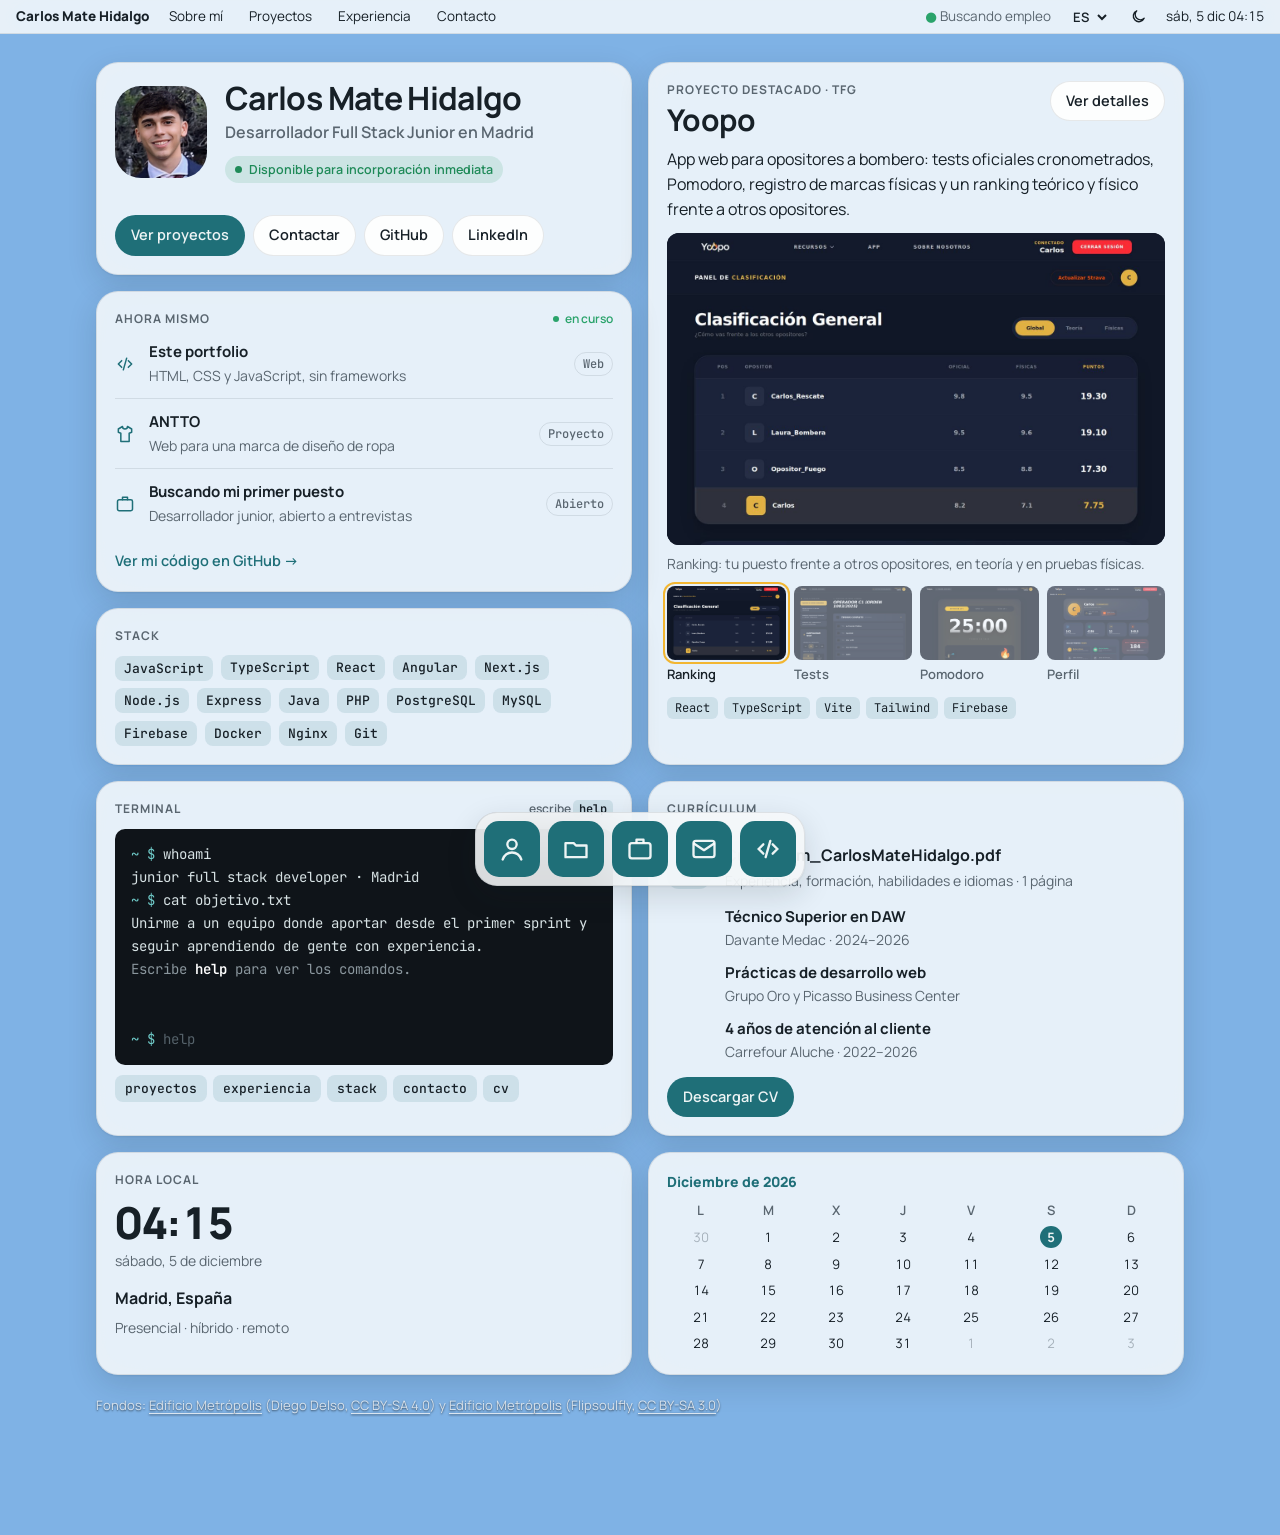
<file: index.html>
<!DOCTYPE html>
<html lang="es">
<head>
  <meta charset="UTF-8">
  <meta name="viewport" content="width=device-width, initial-scale=1.0, viewport-fit=cover">
  <meta name="description" id="meta-desc" content="Portfolio de Carlos Mate Hidalgo, desarrollador full stack junior en Madrid. Proyectos, experiencia y contacto.">
  <meta name="theme-color" id="meta-theme" content="#0b1220">
  <script>
    /* Aplica el tema guardado antes de pintar, para que no parpadee */
    try { if (sessionStorage.getItem('booted')) document.documentElement.classList.add('no-boot'); } catch (e) {}
    try { var th = localStorage.getItem('theme'); if (th === 'light' || th === 'dark') document.documentElement.dataset.theme = th; } catch (e) {}
  </script>
  <title>Carlos Mate Hidalgo · Desarrollador Full Stack Junior</title>
  <link rel="canonical" href="https://carlosmate.info/">
  <link rel="alternate" hreflang="es" href="https://carlosmate.info/">
  <link rel="alternate" hreflang="en" href="https://carlosmate.info/?lang=en">
  <link rel="alternate" hreflang="fr" href="https://carlosmate.info/?lang=fr">
  <link rel="alternate" hreflang="de" href="https://carlosmate.info/?lang=de">
  <link rel="alternate" hreflang="x-default" href="https://carlosmate.info/">
  <meta name="robots" content="index, follow, max-image-preview:large">
  <meta name="author" content="Carlos Mate Hidalgo">
  <meta name="keywords" content="Carlos Mate Hidalgo, desarrollador full stack junior, desarrollador web Madrid, junior developer Madrid, React, Node.js, portfolio">

  <!-- Vista previa al compartir (LinkedIn, WhatsApp, X…) -->
  <meta property="og:type" content="profile">
  <meta property="og:site_name" content="Carlos Mate Hidalgo">
  <meta property="og:title" content="Carlos Mate Hidalgo · Desarrollador Full Stack Junior">
  <meta property="og:description" content="Desarrollador full stack junior en Madrid. Proyectos, experiencia y contacto.">
  <meta property="og:url" content="https://carlosmate.info/">
  <meta property="og:image" content="https://carlosmate.info/img/og-card.jpg">
  <meta property="og:image:width" content="1200">
  <meta property="og:image:height" content="630">
  <meta property="og:image:alt" content="Carlos Mate Hidalgo, desarrollador full stack junior en Madrid">
  <meta property="og:locale" content="es_ES">
  <meta property="og:locale:alternate" content="en_GB">
  <meta property="og:locale:alternate" content="fr_FR">
  <meta property="og:locale:alternate" content="de_DE">
  <meta property="profile:first_name" content="Carlos">
  <meta property="profile:last_name" content="Mate Hidalgo">
  <meta name="twitter:card" content="summary_large_image">
  <meta name="twitter:title" content="Carlos Mate Hidalgo · Desarrollador Full Stack Junior">
  <meta name="twitter:description" content="Desarrollador full stack junior en Madrid. Proyectos, experiencia y contacto.">
  <meta name="twitter:image" content="https://carlosmate.info/img/og-card.jpg">

  <!-- Datos estructurados para Google -->
  <script type="application/ld+json">
{
  "@context": "https://schema.org",
  "@graph": [
    {
      "@type": "Person",
      "@id": "https://carlosmate.info/#carlos",
      "name": "Carlos Mate Hidalgo",
      "url": "https://carlosmate.info/",
      "image": "https://carlosmate.info/img/fotoportfolio.jpeg",
      "jobTitle": "Desarrollador Full Stack Junior",
      "description": "Desarrollador full stack junior en Madrid, Técnico Superior en Desarrollo de Aplicaciones Web.",
      "email": "mailto:carlos@carlosmate.info",
      "address": {
        "@type": "PostalAddress",
        "addressLocality": "Madrid",
        "addressCountry": "ES"
      },
      "alumniOf": {
        "@type": "EducationalOrganization",
        "name": "Davante Medac"
      },
      "hasCredential": {
        "@type": "EducationalOccupationalCredential",
        "name": "Técnico Superior en Desarrollo de Aplicaciones Web",
        "credentialCategory": "degree"
      },
      "knowsAbout": [
        "JavaScript",
        "TypeScript",
        "React",
        "Angular",
        "Next.js",
        "Node.js",
        "Express",
        "Java",
        "PHP",
        "PostgreSQL",
        "MySQL",
        "Firebase",
        "Tailwind CSS",
        "HTML",
        "CSS",
        "Docker",
        "Nginx",
        "Apache",
        "Git"
      ],
      "knowsLanguage": [
        {
          "@type": "Language",
          "name": "Español",
          "alternateName": "es"
        },
        {
          "@type": "Language",
          "name": "Inglés (B1)",
          "alternateName": "en"
        }
      ],
      "sameAs": [
        "https://github.com/Cmh003",
        "https://www.linkedin.com/in/carlos-mate-hidalgo-68b139395"
      ]
    },
    {
      "@type": "WebSite",
      "@id": "https://carlosmate.info/#web",
      "url": "https://carlosmate.info/",
      "name": "Carlos Mate Hidalgo · Portfolio",
      "inLanguage": [
        "es",
        "en",
        "fr",
        "de"
      ],
      "author": {
        "@id": "https://carlosmate.info/#carlos"
      }
    },
    {
      "@type": "ProfilePage",
      "url": "https://carlosmate.info/",
      "name": "Carlos Mate Hidalgo · Desarrollador Full Stack Junior",
      "mainEntity": {
        "@id": "https://carlosmate.info/#carlos"
      },
      "isPartOf": {
        "@id": "https://carlosmate.info/#web"
      }
    },
    {
      "@type": "SoftwareApplication",
      "name": "Yoopo",
      "applicationCategory": "EducationalApplication",
      "operatingSystem": "Web",
      "description": "App web para opositores a bombero: tests oficiales cronometrados, Pomodoro, registro de marcas físicas y ranking entre opositores.",
      "author": {
        "@id": "https://carlosmate.info/#carlos"
      },
      "image": "https://carlosmate.info/img/yoopo-ranking.jpg"
    }
  ]
}
  </script>
  <link rel="icon" href="/favicon.ico" sizes="any">
  <link rel="icon" href="/favicon.svg" type="image/svg+xml">
  <link rel="icon" href="/favicon-192.png" type="image/png" sizes="192x192">
  <link rel="icon" href="/favicon-96.png" type="image/png" sizes="96x96">
  <link rel="icon" href="/favicon-48.png" type="image/png" sizes="48x48">
  <link rel="icon" href="/favicon-32.png" type="image/png" sizes="32x32">
  <link rel="apple-touch-icon" href="/apple-touch-icon.png">
  <link rel="preconnect" href="https://upload.wikimedia.org" crossorigin>
  <link rel="preconnect" href="https://fonts.googleapis.com">
  <link rel="preconnect" href="https://fonts.gstatic.com" crossorigin>
  <link rel="stylesheet" href="https://fonts.googleapis.com/css2?family=Manrope:wght@400;500;600;700;800&family=JetBrains+Mono:wght@400;500&display=swap">
  <link rel="stylesheet" href="styles.css?v=20261028a">
</head>
<body>

<!-- Pantalla de carga -->
<div class="boot" id="boot" aria-hidden="true">
  <div class="boot-logo">
    <img src="img/boot-logo.png" alt="" width="128" height="128">
    <span class="boot-cursor"></span>
  </div>
  <div class="boot-bar"><span></span></div>
</div>

<header class="menubar">
  <span class="brand">Carlos Mate Hidalgo</span>
  <button class="item" type="button" data-open="sobre" data-i18n="nav.sobre">Sobre mí</button>
  <button class="item" type="button" data-open="proyectos" data-i18n="nav.proyectos">Proyectos</button>
  <button class="item" type="button" data-open="experiencia" data-i18n="nav.experiencia">Experiencia</button>
  <button class="item" type="button" data-open="contacto" data-i18n="nav.contacto">Contacto</button>
  <span class="spacer"></span>
  <span class="status"><b>●</b> <span data-i18n="status">Buscando empleo</span></span>
  <label class="lang">
    <span class="sr-only" data-i18n="lang.label">Idioma</span>
    <select id="lang-select">
      <option value="es">ES</option>
      <option value="en">EN</option>
      <option value="fr">FR</option>
      <option value="de">DE</option>
    </select>
  </label>
  <button class="theme-btn" id="theme-btn" type="button" aria-label="Cambiar a modo oscuro">
    <svg class="i-moon" viewBox="0 0 24 24" aria-hidden="true"><path d="M20 14.5A8 8 0 1 1 9.5 4a6.5 6.5 0 0 0 10.5 10.5z"/></svg>
    <svg class="i-sun" viewBox="0 0 24 24" aria-hidden="true"><circle cx="12" cy="12" r="4"/><path d="M12 2v2M12 20v2M4.9 4.9l1.4 1.4M17.7 17.7l1.4 1.4M2 12h2M20 12h2M4.9 19.1l1.4-1.4M17.7 6.3l1.4-1.4"/></svg>
  </button>
  <span class="clock" id="menu-clock"></span>
</header>

<main class="desktop">

  <div class="widgets">
    <section class="w span2 profile" aria-label="Presentación" data-i18n-attr="aria-label:profile.aria">
      <img class="avatar" src="img/fotoportfolio.jpeg" alt="Foto de Carlos Mate Hidalgo" data-i18n-attr="alt:avatar.alt" width="92" height="92" fetchpriority="high">
      <div>
        <h1>Carlos Mate Hidalgo</h1>
        <p class="role" data-i18n="role">Desarrollador Full Stack Junior en Madrid</p>
        <span class="chip" data-i18n="chip">Disponible para incorporación inmediata</span>
      </div>
      <div class="profile-actions">
        <button class="pill primary" type="button" data-open="proyectos" data-i18n="btn.projects">Ver proyectos</button>
        <button class="pill" type="button" data-open="contacto" data-i18n="btn.contact">Contactar</button>
        <a class="pill" href="https://github.com/Cmh003">GitHub</a>
        <a class="pill" href="https://www.linkedin.com/in/carlos-mate-hidalgo-68b139395">LinkedIn</a>
      </div>
    </section>

    <section class="w span2 yoopo" aria-labelledby="yoopo-title">
      <div class="yoopo-head">
        <div>
          <p class="w-title" data-i18n="yoopo.label">Proyecto destacado · TFG</p>
          <h2 id="yoopo-title">Yoopo</h2>
        </div>
        <button class="pill" type="button" data-open="proyectos" data-i18n="yoopo.details">Ver detalles</button>
      </div>
      <p class="yoopo-desc" data-i18n="yoopo.desc">App web para opositores a bombero: tests oficiales cronometrados, Pomodoro, registro de marcas físicas y un ranking teórico y físico frente a otros opositores.</p>
      <figure class="shot">
        <img id="yoopo-main" data-k="ranking" decoding="async" src="img/yoopo-ranking.jpg" alt="Pantalla de ranking de Yoopo con la clasificación de opositores" width="1200" height="750">
        <figcaption id="yoopo-cap">Ranking: tu puesto frente a otros opositores, en teoría y en pruebas físicas.</figcaption>
      </figure>
      <div class="thumbs" role="group" aria-label="Pantallas de Yoopo" data-i18n-attr="aria-label:thumbs.aria">
        <button type="button" class="thumb is-on" aria-pressed="true" data-src="img/yoopo-ranking.jpg" data-k="ranking"><img src="img/yoopo-ranking.jpg" alt="" width="1200" height="750" loading="lazy"><span data-i18n="shot.ranking">Ranking</span></button>
        <button type="button" class="thumb" aria-pressed="false" data-src="img/yoopo-test.jpg" data-k="test"><img src="img/yoopo-test.jpg" alt="" width="1200" height="750" loading="lazy"><span data-i18n="shot.test">Tests</span></button>
        <button type="button" class="thumb" aria-pressed="false" data-src="img/yoopo-pomodoro.jpg" data-k="pomodoro"><img src="img/yoopo-pomodoro.jpg" alt="" width="1200" height="750" loading="lazy"><span data-i18n="shot.pomodoro">Pomodoro</span></button>
        <button type="button" class="thumb" aria-pressed="false" data-src="img/yoopo-perfil.jpg" data-k="perfil"><img src="img/yoopo-perfil.jpg" alt="" width="1200" height="750" loading="lazy"><span data-i18n="shot.perfil">Perfil</span></button>
      </div>
      <ul class="tags"><li>React</li><li>TypeScript</li><li>Vite</li><li>Tailwind</li><li>Firebase</li></ul>
    </section>

    <section class="w span2 now" aria-labelledby="now-title">
      <div class="w-title"><h2 id="now-title" class="w-h" data-i18n="now.title">Ahora mismo</h2><span class="now-live" data-i18n="now.live">en curso</span></div>
      <ul class="now-list">
        <li>
          <svg class="now-ico" viewBox="0 0 24 24" aria-hidden="true"><path d="m8 8-4 4 4 4M16 8l4 4-4 4M14 5l-4 14"/></svg>
          <div><b data-i18n="now.p1">Este portfolio</b><span data-i18n="now.p1s">HTML, CSS y JavaScript, sin frameworks</span></div>
          <em data-i18n="now.web">Web</em>
        </li>
        <li>
          <svg class="now-ico" viewBox="0 0 24 24" aria-hidden="true"><path d="M9 3 4 6v4l3 1v10h10V11l3-1V6l-5-3a3 3 0 0 1-6 0z"/></svg>
          <div><b>ANTTO</b><span data-i18n="now.p2s">Web para una marca de diseño de ropa</span></div>
          <em data-i18n="now.project">Proyecto</em>
        </li>
        <li>
          <svg class="now-ico" viewBox="0 0 24 24" aria-hidden="true"><rect x="3" y="7" width="18" height="13" rx="2"/><path d="M9 7V4h6v3"/></svg>
          <div><b data-i18n="now.p3">Buscando mi primer puesto</b><span data-i18n="now.p3s">Desarrollador junior, abierto a entrevistas</span></div>
          <em data-i18n="now.open">Abierto</em>
        </li>
      </ul>
      <a class="now-link" href="https://github.com/Cmh003" data-i18n="now.link">Ver mi código en GitHub →</a>
    </section>

    <section class="w span2 stackw" aria-labelledby="stack-title">
      <h2 id="stack-title" class="w-title w-h">Stack</h2>
      <ul>
        <li>JavaScript</li><li>TypeScript</li><li>React</li><li>Angular</li><li>Next.js</li>
        <li>Node.js</li><li>Express</li><li>Java</li><li>PHP</li><li>PostgreSQL</li>
        <li>MySQL</li><li>Firebase</li><li>Docker</li><li>Nginx</li><li>Git</li>
      </ul>
    </section>

    <section class="w span2 termw" aria-labelledby="term-title">
      <div class="w-title"><h2 id="term-title" class="w-h">Terminal</h2><span class="term-hint" data-i18n-html="term.hint">escribe <kbd>help</kbd></span></div>
      <div class="term" id="term">
        <div class="term-out" id="term-out" aria-live="polite"><div><span class="p">~ $</span> whoami</div><div>junior full stack developer · Madrid</div><div><span class="p">~ $</span> cat objetivo.txt</div><div>Unirme a un equipo donde aportar desde el primer sprint y seguir aprendiendo de gente con experiencia.</div><div class="c">Escribe <b>help</b> para ver los comandos.</div></div>
        <form class="term-line" id="term-form" autocomplete="off">
          <label for="term-in" class="p">~ $</label>
          <input id="term-in" name="comando" type="text" spellcheck="false" autocapitalize="off" autocomplete="off" aria-label="Escribe un comando" data-i18n-attr="aria-label:term.input" placeholder="help">
        </form>
      </div>
      <div class="term-chips" role="group" aria-label="Comandos rápidos" data-i18n-attr="aria-label:term.chips">
        <button type="button" data-cmd="proyectos">proyectos</button>
        <button type="button" data-cmd="experiencia">experiencia</button>
        <button type="button" data-cmd="stack">stack</button>
        <button type="button" data-cmd="contacto">contacto</button>
        <button type="button" data-cmd="cv">cv</button>
      </div>
    </section>

    <section class="w span2 cvw" aria-labelledby="cv-title">
      <h2 id="cv-title" class="w-title w-h" data-i18n="cv.title">Currículum</h2>
      <div class="cv-row">
        <svg class="cv-ico" viewBox="0 0 24 24" aria-hidden="true"><path d="M14 3H7a2 2 0 0 0-2 2v14a2 2 0 0 0 2 2h10a2 2 0 0 0 2-2V8z"/><path d="M14 3v5h5M9 13h6M9 17h6"/></svg>
        <div>
          <b>Curriculum_CarlosMateHidalgo.pdf</b>
          <span data-i18n="cv.sub">Experiencia, formación, habilidades e idiomas · 1 página</span>
        </div>
      </div>
      <ul class="cv-facts">
        <li><b data-i18n="cv.f1">Técnico Superior en DAW</b><span>Davante Medac · 2024–2026</span></li>
        <li><b data-i18n="cv.f2">Prácticas de desarrollo web</b><span data-i18n="cv.f2s">Grupo Oro y Picasso Business Center</span></li>
        <li><b data-i18n="cv.f3">4 años de atención al cliente</b><span>Carrefour Aluche · 2022–2026</span></li>
      </ul>
      <a class="pill primary cv-btn" href="cv/Curriculum_CarlosMateHidalgo.pdf" download data-i18n="cv.btn">Descargar CV</a>
    </section>

    <section class="w span2 clockw" aria-labelledby="clock-title">
      <h2 id="clock-title" class="w-title w-h" data-i18n="clock.title">Hora local</h2>
      <div class="big" id="w-clock">--:--</div>
      <div class="sub" id="w-date"></div>
      <div class="place" data-i18n="clock.place">Madrid, España</div>
      <div class="sub" data-i18n="clock.modes">Presencial · híbrido · remoto</div>
    </section>

    <section class="w span2 cal" aria-label="Calendario" data-i18n-attr="aria-label:cal.aria">
      <div class="month" id="cal-month"></div>
      <table><thead><tr id="cal-head"><th>L</th><th>M</th><th>X</th><th>J</th><th>V</th><th>S</th><th>D</th></tr></thead><tbody id="cal-body"></tbody></table>
    </section>
  </div>
</main>

<nav class="dock" aria-label="Aplicaciones" data-i18n-attr="aria-label:dock.aria">
  <button class="app a1" data-open="sobre" aria-label="Sobre mí" data-i18n-attr="aria-label:nav.sobre"><span class="tip" data-i18n="nav.sobre">Sobre mí</span>
    <svg viewBox="0 0 24 24" fill="none" stroke="currentColor" stroke-width="2" stroke-linecap="round"><circle cx="12" cy="8" r="4"/><path d="M4 21c1.5-4 4.5-6 8-6s6.5 2 8 6"/></svg></button>
  <button class="app a2" data-open="proyectos" aria-label="Proyectos" data-i18n-attr="aria-label:nav.proyectos"><span class="tip" data-i18n="nav.proyectos">Proyectos</span>
    <svg viewBox="0 0 24 24" fill="none" stroke="currentColor" stroke-width="2" stroke-linejoin="round"><path d="M3 7h7l2 2h9v10H3z"/></svg></button>
  <button class="app a3" data-open="experiencia" aria-label="Experiencia" data-i18n-attr="aria-label:nav.experiencia"><span class="tip" data-i18n="nav.experiencia">Experiencia</span>
    <svg viewBox="0 0 24 24" fill="none" stroke="currentColor" stroke-width="2" stroke-linejoin="round"><rect x="3" y="7" width="18" height="13" rx="2"/><path d="M9 7V4h6v3"/></svg></button>
  <button class="app a4" data-open="contacto" aria-label="Contacto" data-i18n-attr="aria-label:nav.contacto"><span class="tip" data-i18n="nav.contacto">Contacto</span>
    <svg viewBox="0 0 24 24" fill="none" stroke="currentColor" stroke-width="2" stroke-linejoin="round"><rect x="3" y="5" width="18" height="14" rx="2"/><path d="m3 7 9 6 9-6"/></svg></button>
  <a class="app a5" href="https://github.com/Cmh003" aria-label="GitHub"><span class="tip">GitHub</span>
    <svg viewBox="0 0 24 24" fill="none" stroke="currentColor" stroke-width="2" stroke-linecap="round"><path d="m8 8-4 4 4 4M16 8l4 4-4 4M14 5l-4 14"/></svg></a>
</nav>

<!-- Contenido de las ventanas: edita aquí tus datos -->
<template id="tpl-sobre">
  <h2>Sobre mí</h2>
  <p>Soy desarrollador full stack junior. Me gusta entender cómo funcionan las cosas por dentro, así que suelo leer la documentación antes que el tutorial. Disfruto especialmente del backend y del diseño de bases de datos.</p>
  <p>Aprendo rápido, pregunto cuando me atasco y me tomo en serio escribir código que otra persona pueda leer y mantener.</p>
  <ul class="facts">
    <li><span>Ubicación</span>Madrid</li>
    <li><span>Modalidad</span>Presencial, híbrido o remoto</li>
    <li><span>Disponibilidad</span>Inmediata</li>
    <li><span>Idiomas</span>Español nativo, inglés B1</li>
  </ul>
</template>

<template id="tpl-proyectos">
<h2>Proyectos</h2>
<article class="proj">
  <span class="kind">TFG · app para opositores</span>
  <h3>Yoopo</h3>
  <img class="proj-shot" src="img/yoopo-test.jpg" alt="Configuración de un test oficial en Yoopo" width="1200" height="750" loading="lazy">
  <p>App para opositores a bombero que reúne en un solo sitio la preparación teórica, la física y la motivación del día a día.</p>
  <ul class="feats">
    <li>Apuntes oficiales con cronómetro que registra el tiempo real de estudio.</li>
    <li>Tests oficiales con cronómetro que registra el tiempo real de estudio, más un modo examen que simula la prueba.</li>
    <li>Temporizador Pomodoro integrado para organizar las sesiones de estudio.</li>
    <li>Registro de marcas físicas y seguimiento del entrenamiento al estilo de Strava.</li>
    <li>Ranking de resultados teóricos y físicos para que cada opositor conozca su puesto frente al resto.</li>
    <li>Red social para opositores que fomenta la motivación y la disciplina.</li>
  </ul>
  <ul class="tags"><li>React</li><li>TypeScript</li><li>Vite</li><li>Tailwind</li><li>Firebase</li></ul>
</article>
</template>

  <template id="tpl-experiencia">
  <h2>Experiencia</h2>
  <ol class="tl">
    <li>
      <span class="when">2026 – Actualidad</span>
      <div>
        <h3>Prácticas · Picasso Business Center</h3>
        <p>Gestión de entornos web y despliegue de servicios con Apache, Nginx y Docker, asegurando la estabilidad y escalabilidad de las aplicaciones en un entorno de producción real.</p>
        <ul class="tags"><li>Docker</li><li>Nginx</li><li>Apache</li><li>Despliegue</li></ul>
      </div>
    </li>
    <li>
      <span class="when">2025</span>
      <div>
        <h3>Prácticas · Grupo Oro</h3>
        <p>Primera experiencia profesional como desarrollador. Desarrollo de soluciones web con HTML5, CSS3 y JavaScript, aplicando conocimientos técnicos en un entorno real para optimizar procesos y mejorar la interfaz de usuario.</p>
        <ul class="tags"><li>HTML5</li><li>CSS3</li><li>JavaScript</li></ul>
      </div>
    </li>
    <li>
      <span class="when">2022 – Actualidad</span>
      <div>
        <h3>Carrefour</h3>
        <p>Resolución de incidencias en tiempo real, identificación de errores en la interfaz de usuario y reporte de bugs para mejorar las herramientas de gestión interna.</p>
        <ul class="tags"><li>Resolución de incidencias</li><li>UX</li><li>Reporte de bugs</li></ul>
      </div>
    </li>
  </ol>
   <h2 style="margin-top: 28px;">Formación</h2>
  <ol class="tl">
    <li>
      <span class="when">2024 – 2026</span>
      <div>
        <h3>Grado Superior Desarrollo de Aplicaciones Web</h3>
        <p>Davante. Proyecto final: Yoopo, una app para opositores a bombero con tests oficiales cronometrados, registro de marcas físicas, ranking entre opositores y red social.</p>
      </div>
    </li>
  </ol>
</template>


<template id="tpl-contacto">
  <h2>Contacto</h2>
  <p>Si buscáis un junior con ganas de aprender y aportar, escribidme. Respondo en menos de 24 horas.</p>
  <div class="copy-row">
    <span class="email js-email">carlos@carlosmate.info</span>
    <button class="pill primary js-copy" type="button">Copiar email</button>
    <span class="ok js-ok" aria-live="polite"></span>
  </div>
  <div class="links"><a href="https://www.linkedin.com/in/carlos-mate-hidalgo-68b139395">LinkedIn</a><a href="https://github.com/Cmh003">GitHub</a><a href="cv/Curriculum_CarlosMateHidalgo.pdf" download>Descargar CV</a></div>
</template>

<p class="credit" data-i18n-html="credit">Fondos: <span class="cr-day"><a href="https://commons.wikimedia.org/wiki/File:Edificio_Metr%C3%B3polis%2C_calle_de_Alcal%C3%A1%2C_Madrid%2C_Espa%C3%B1a%2C_2017-05-18%2C_DD_08.jpg">Edificio Metrópolis</a> (Diego Delso, <a href="https://creativecommons.org/licenses/by-sa/4.0/">CC BY-SA 4.0</a>) y <a href="https://commons.wikimedia.org/wiki/File:Madrid_Metropolis-Haus.jpg">Edificio Metrópolis</a> (Flipsoulfly, <a href="https://creativecommons.org/licenses/by-sa/3.0/">CC BY-SA 3.0</a>)</span><span class="cr-night"><a href="https://commons.wikimedia.org/wiki/File:Skyline_view_of_Madrid,_Spain_at_night_-_50317258357.jpg">Gran Vía de noche</a> (Tim Adams, <a href="https://creativecommons.org/licenses/by/2.0/">CC BY 2.0</a>) y <a href="https://commons.wikimedia.org/wiki/File:Gran_Via,_Madrid,_at_night.jpg">Gran Vía de noche</a> (Leonardo Angelini, <a href="https://creativecommons.org/licenses/by/2.0/">CC BY 2.0</a>)</span></p>

<script src="i18n.js?v=20261028a"></script>
<script src="script.js?v=20261028a"></script>
</body>
</html>
</file>
<file: styles.css>
/* Layout: escritorio tipo SO. Barra de menú arriba, widgets en rejilla, dock abajo que abre ventanas arrastrables */
:root {
  --wall-a: #cfe3e0; --wall-b: #f1dcc4; --wall-c: #b9cde6;
  --glass: rgba(246,249,250,.88);
  --glass-strong: rgba(255,255,255,.92);
  --night: #0b1220;
  --wall-color: #7fb2e5; --wall-img: url("https://upload.wikimedia.org/wikipedia/commons/thumb/e/ec/Edificio_Metr%C3%B3polis%2C_calle_de_Alcal%C3%A1%2C_Madrid%2C_Espa%C3%B1a%2C_2017-05-18%2C_DD_08.jpg/1920px-Edificio_Metr%C3%B3polis%2C_calle_de_Alcal%C3%A1%2C_Madrid%2C_Espa%C3%B1a%2C_2017-05-18%2C_DD_08.jpg"); --wall-pos: 70% 30%; --wall-img-m: url("https://upload.wikimedia.org/wikipedia/commons/thumb/a/a4/Madrid_Metropolis-Haus.jpg/1920px-Madrid_Metropolis-Haus.jpg"); --wall-pos-m: center top;
  --navy: #111a2e; --navy-2: #1a2540; --navy-fg: #eef2f8; --navy-muted: #a9b4c8; --gold: #f2b632;
  --edge: rgba(20,30,40,.10);
  --fg: #172027; --muted: #5a6670;
  --accent: #1f6f78; --accent-soft: rgba(31,111,120,.12);
  --warm: #d9772b;
  --shadow: 0 10px 30px rgba(20,35,45,.14), 0 1px 2px rgba(20,35,45,.08);
  --ui: "Manrope", -apple-system, "Segoe UI", system-ui, sans-serif;
  --mono: "JetBrains Mono", ui-monospace, Menlo, monospace;
  --g0: rgba(20,30,40,.07); --g1: #b7dcd5; --g2: #6fb6ad; --g3: #2f8a86; --g4: #1a5e63;
}
@media (prefers-color-scheme: dark) {
  :root:not([data-theme="light"]) {
    --wall-a: #16302f; --wall-b: #3a2a1d; --wall-c: #1a2640;
    --wall-color: #0b1220; --wall-img: url("https://upload.wikimedia.org/wikipedia/commons/thumb/2/22/Skyline_view_of_Madrid%2C_Spain_at_night_-_50317258357.jpg/1920px-Skyline_view_of_Madrid%2C_Spain_at_night_-_50317258357.jpg"); --wall-pos: center bottom; --wall-img-m: url("https://upload.wikimedia.org/wikipedia/commons/thumb/e/ed/Gran_Via%2C_Madrid%2C_at_night.jpg/1920px-Gran_Via%2C_Madrid%2C_at_night.jpg"); --wall-pos-m: center 35%;
    --glass: rgba(20,26,33,.74); --glass-strong: rgba(28,34,41,.92);
    --edge: rgba(255,255,255,.09); --fg: #e9eef0; --muted: #9aa8b0;
    --accent: #6fcac8; --accent-soft: rgba(111,202,200,.14); --warm: #f0a15e;
    --shadow: 0 10px 30px rgba(0,0,0,.4), 0 1px 2px rgba(0,0,0,.3);
    --g0: rgba(255,255,255,.07); --g1: #1f4d4b; --g2: #2d7a76; --g3: #4aa9a4; --g4: #7fe0da;
    color-scheme: dark;
  }
}
:root[data-theme="dark"] {
  --wall-a: #16302f; --wall-b: #3a2a1d; --wall-c: #1a2640;
  --wall-color: #0b1220; --wall-img: url("https://upload.wikimedia.org/wikipedia/commons/thumb/2/22/Skyline_view_of_Madrid%2C_Spain_at_night_-_50317258357.jpg/1920px-Skyline_view_of_Madrid%2C_Spain_at_night_-_50317258357.jpg"); --wall-pos: center bottom; --wall-img-m: url("https://upload.wikimedia.org/wikipedia/commons/thumb/e/ed/Gran_Via%2C_Madrid%2C_at_night.jpg/1920px-Gran_Via%2C_Madrid%2C_at_night.jpg"); --wall-pos-m: center 35%;
  --glass: rgba(20,26,33,.74); --glass-strong: rgba(28,34,41,.92);
  --edge: rgba(255,255,255,.09); --fg: #e9eef0; --muted: #9aa8b0;
  --accent: #6fcac8; --accent-soft: rgba(111,202,200,.14); --warm: #f0a15e;
  --shadow: 0 10px 30px rgba(0,0,0,.4), 0 1px 2px rgba(0,0,0,.3);
  --g0: rgba(255,255,255,.07); --g1: #1f4d4b; --g2: #2d7a76; --g3: #4aa9a4; --g4: #7fe0da;
  color-scheme: dark;
}
* { box-sizing: border-box; }
html, body { min-height: 100%; }
body {
  margin: 0; color: var(--fg); font: 16px/1.55 var(--ui);
  background: var(--wall-color);
  overflow-x: hidden;
}
button { font: inherit; color: inherit; }
a { color: var(--accent); text-underline-offset: 3px; }
:focus-visible { outline: 2px solid var(--accent); outline-offset: 2px; }

/* Barra de menú */
.menubar {
  position: sticky; top: env(safe-area-inset-top, 0px); z-index: 50;
  display: flex; align-items: center; gap: 18px;
  height: 34px; padding-inline: 16px;
  background: var(--glass); backdrop-filter: blur(20px) saturate(1.4); -webkit-backdrop-filter: blur(20px) saturate(1.4);
  border-bottom: 1px solid var(--edge); font-size: 13.5px;
}
.menubar .brand { font-weight: 800; }
.menubar .item { background: none; border: 0; padding: 2px 6px; border-radius: 5px; cursor: pointer; color: var(--fg); }
.menubar .item:hover { background: var(--accent-soft); }
.menubar .spacer { flex: 1; }
.menubar .clock { font-variant-numeric: tabular-nums; white-space: nowrap; }
.menubar .status { color: var(--muted); white-space: nowrap; }
.menubar .status b { color: #2aa36b; }
@media (max-width: 700px) { .menubar .item, .menubar .status { display: none; } }

/* Escritorio + widgets */
.desktop { max-width: 1120px; margin: 0 auto; padding-inline: 16px; padding-block: 28px calc(130px + env(safe-area-inset-bottom, 0px)); }
.note-demo { font-size: 12.5px; color: var(--muted); margin: 0 0 16px; }
.widgets { display: grid; grid-template-columns: repeat(4, minmax(0, 1fr)); gap: 16px; grid-auto-flow: row dense; }
.w {
  background: var(--glass); backdrop-filter: blur(22px) saturate(1.3); -webkit-backdrop-filter: blur(22px) saturate(1.3);
  border: 1px solid var(--edge); border-radius: 22px; box-shadow: var(--shadow);
  padding: 18px; min-width: 0;
}
.w-title { font-size: 12px; font-weight: 700; letter-spacing: .08em; text-transform: uppercase; color: var(--muted); margin: 0 0 10px; display: flex; justify-content: space-between; }
.span2 { grid-column: span 2; }

.profile { display: grid; grid-template-columns: auto 1fr; gap: 18px; align-items: center; align-content: center; }
.avatar {
  object-fit: cover;
  object-position: center top;
  width: 92px; height: 92px; border-radius: 26px; display: grid; place-items: center;
  background: var(--accent-soft);
}
.profile h1 { font-size: clamp(24px, 3.2vw, 32px); line-height: 1.1; margin: 0 0 4px; letter-spacing: -0.02em; }
.profile .role { margin: 0 0 10px; color: var(--muted); font-weight: 600; }
.chip { display: inline-flex; align-items: center; gap: 7px; font-size: 12.5px; font-weight: 600; padding: 4px 10px; border-radius: 99px; background: rgba(42,163,107,.14); color: #1f8a58; }
:root[data-theme="dark"] .chip { color: #5fd69c; }
@media (prefers-color-scheme: dark) { :root:not([data-theme="light"]) .chip { color: #5fd69c; } }
.chip::before { content: ""; width: 7px; height: 7px; border-radius: 50%; background: currentColor; }
.profile-actions { display: flex; gap: 8px; flex-wrap: wrap; margin-top: 14px; grid-column: 1 / -1; }
.pill { border: 1px solid var(--edge); background: var(--glass-strong); border-radius: 99px; padding: 8px 15px; font-weight: 600; font-size: 14.5px; cursor: pointer; text-decoration: none; color: var(--fg); transition: transform .15s ease-out; }
.pill.primary { background: var(--accent); color: var(--glass-strong); border-color: transparent; }
.pill:hover { transform: translateY(-1px); }
.pill:active { transform: translateY(0) scale(.98); }

.clockw .big { font-size: 44px; font-weight: 800; letter-spacing: -0.03em; line-height: 1; font-variant-numeric: tabular-nums; }
.clockw .sub { color: var(--muted); margin-top: 6px; font-size: 14px; }
.clockw .place { margin-top: 14px; font-weight: 700; }

.cal .month { font-weight: 800; color: var(--accent); font-size: 14px; margin-bottom: 6px; }
.cal table { width: 100%; border-collapse: collapse; font-size: 13px; text-align: center; font-variant-numeric: tabular-nums; }
.cal th { color: var(--muted); font-weight: 600; padding-bottom: 3px; }
.cal td { padding: 3px 0; }
.cal td.today span { background: var(--accent); color: var(--glass-strong); border-radius: 50%; display: inline-block; width: 22px; height: 22px; line-height: 22px; font-weight: 700; }
.cal td.dim { color: var(--muted); opacity: .45; }

.gh .count { font-size: 13.5px; color: var(--muted); margin-bottom: 10px; }
.gh .count b { color: var(--fg); font-size: 20px; }
.gh-scroll { overflow-x: auto; }
.gh-grid { display: grid; grid-auto-flow: column; grid-template-rows: repeat(7, 11px); grid-auto-columns: 11px; gap: 3px; width: max-content; }
.gh-grid i { border-radius: 3px; background: var(--g0); }

.stackw ul { list-style: none; margin: 0; padding: 0; display: flex; flex-wrap: wrap; gap: 6px; }
.stackw li { font: 500 13px var(--mono); padding: 4px 9px; border-radius: 8px; background: var(--accent-soft); }


.feat { cursor: pointer; text-align: left; border: 1px solid var(--edge); display: grid; gap: 6px; }
.feat:hover { transform: translateY(-2px); }
.feat .name { font-weight: 800; font-size: 18px; }
.feat p { margin: 0; color: var(--muted); font-size: 14.5px; }

@media (max-width: 900px) { .widgets { grid-template-columns: repeat(2, minmax(0, 1fr)); } .yoopo { grid-row: auto; } }
@media (max-width: 560px) {
  .widgets { grid-template-columns: 1fr; }
  .span2 { grid-column: auto; }
  .profile { grid-template-columns: 1fr; }
}

/* Dock */
.dock {
  position: fixed; left: 50%; transform: translateX(-50%); bottom: calc(14px + env(safe-area-inset-bottom, 0px)); z-index: 40;
  display: flex; gap: 8px; padding: 8px; border-radius: 22px;
  background: var(--glass); backdrop-filter: blur(24px) saturate(1.4); -webkit-backdrop-filter: blur(24px) saturate(1.4);
  border: 1px solid var(--edge); box-shadow: var(--shadow);
  max-width: calc(100% - 24px);
}
.app { position: relative; width: 56px; height: 56px; border: 0; border-radius: 15px; cursor: pointer; display: grid; place-items: center; transition: transform .15s; }
.app svg { width: 28px; height: 28px; }
.app:hover { transform: translateY(-6px) scale(1.06); }
.app .tip { position: absolute; bottom: calc(100% + 10px); left: 50%; transform: translateX(-50%); background: var(--glass-strong); color: var(--fg); font-size: 12px; font-weight: 600; padding: 3px 9px; border-radius: 7px; white-space: nowrap; pointer-events: none; opacity: 0; transition: opacity .12s; border: 1px solid var(--edge); }
.app:hover .tip, .app:focus-visible .tip { opacity: 1; }
.app.open::after { content: ""; position: absolute; bottom: -6px; width: 4px; height: 4px; border-radius: 50%; background: var(--fg); }
.app { background: var(--accent); color: var(--glass-strong); }
@media (max-width: 420px) { .app { width: 48px; height: 48px; border-radius: 13px; } .app svg { width: 24px; height: 24px; } }

/* Ventanas */
.win {
  position: fixed; z-index: 30; width: min(620px, calc(100vw - 24px)); max-height: calc(100vh - 150px);
  display: flex; flex-direction: column;
  background: var(--glass-strong); backdrop-filter: blur(30px); -webkit-backdrop-filter: blur(30px);
  border: 1px solid var(--edge); border-radius: 14px; box-shadow: 0 24px 60px rgba(0,0,0,.25);
  overflow: hidden;
}
@media (prefers-reduced-motion: no-preference) {
  .win { animation: pop .18s ease-out; }
  @keyframes pop { from { opacity: 0; transform: scale(.96); } }
}
.titlebar { display: flex; align-items: center; gap: 12px; padding: 10px 14px; cursor: grab; user-select: none; border-bottom: 1px solid var(--edge); touch-action: none; }
.titlebar:active { cursor: grabbing; }
.lights { display: flex; gap: 7px; }
.lights button { position: relative; width: 13px; height: 13px; border-radius: 50%; border: 0; padding: 0; cursor: pointer; }
.lights button::after { content: ""; position: absolute; inset: -9px; }
@media (pointer: coarse) { .lights { gap: 14px; } .lights button { width: 16px; height: 16px; } .lights button::after { inset: -12px; } }
.lights .close { background: #ff5f57; } .lights .min { background: #febc2e; } .lights .max { background: #28c840; }
.titlebar .t { flex: 1; text-align: center; font-weight: 700; font-size: 13.5px; margin-right: 46px; }
.win-body { padding: 22px 24px 26px; overflow-y: auto; overscroll-behavior: contain; }
.win:focus { outline: none; }
.win-body h2 { margin: 0 0 12px; font-size: 24px; letter-spacing: -0.02em; }
.win-body h3 { margin: 0; font-size: 17px; }
.win-body p { margin: 0 0 12px; max-width: 62ch; }
.muted { color: var(--muted); }
.proj { padding-block: 16px; border-top: 1px solid var(--edge); display: grid; gap: 8px; }
.proj:first-of-type { border-top: 0; padding-top: 0; }
.proj .kind { font: 12px var(--mono); color: var(--accent); }
.proj p { margin: 0; color: var(--muted); }
.tags { display: flex; flex-wrap: wrap; gap: 6px; list-style: none; padding: 0; margin: 0; }
.tags li { font: 12px var(--mono); padding: 3px 8px; border-radius: 6px; background: var(--accent-soft); }
.links { display: flex; gap: 16px; font-weight: 600; font-size: 14px; }
.tl { list-style: none; margin: 0; padding: 0; display: grid; gap: 18px; }
.tl li { display: grid; grid-template-columns: 140px 1fr; gap: 14px; }
.tl .tags { margin-top: 8px; }
.tl .when { font: 12.5px var(--mono); color: var(--muted); padding-top: 2px; }
.tl p { margin: 4px 0 0; color: var(--muted); }
@media (max-width: 480px) { .tl li { grid-template-columns: 1fr; gap: 2px; } }
.facts { list-style: none; padding: 0; margin: 16px 0 0; display: grid; gap: 8px; }
.facts li { display: grid; grid-template-columns: 120px 1fr; gap: 8px; font-size: 14.5px; }
.facts span { color: var(--muted); }
.copy-row { display: flex; flex-wrap: wrap; gap: 10px; align-items: center; margin: 14px 0; }
.email { font: 500 15px var(--mono); padding: 9px 12px; border: 1px solid var(--edge); border-radius: 9px; user-select: all; overflow-wrap: anywhere; background: var(--glass); }
.ok { color: #2aa36b; font-size: 13.5px; }
@media (max-width: 700px) {
  .win { left: 12px !important; top: 46px !important; max-height: calc(100vh - 150px); }
}

/* Widget "Ahora mismo" */
.now { display: flex; flex-direction: column; }
.now-live { display: inline-flex; align-items: center; gap: 6px; text-transform: none; letter-spacing: 0; font-weight: 600; color: #2aa36b; }
.now-live::before { content: ""; width: 6px; height: 6px; border-radius: 50%; background: currentColor; }
@media (prefers-reduced-motion: no-preference) {
  .now-live::before { animation: nowpulse 2.4s ease-in-out infinite; }
  @keyframes nowpulse { 50% { opacity: .3; } }
}
.now-list { list-style: none; margin: 0; padding: 0; }
.now-list li { display: grid; grid-template-columns: 20px minmax(0, 1fr) auto; gap: 14px; align-items: center; padding-block: 11px; border-top: 1px solid var(--edge); }
.now-list li:first-child { border-top: 0; padding-top: 2px; }
.now-ico { width: 20px; height: 20px; fill: none; stroke: var(--accent); stroke-width: 1.8; stroke-linecap: round; stroke-linejoin: round; }
.now-list div { display: grid; gap: 2px; min-width: 0; }
.now-list b { font-size: 15px; font-weight: 700; }
.now-list span { color: var(--muted); font-size: 14px; }
.now-list em { font: 500 12px var(--mono); font-style: normal; color: var(--muted); padding: 3px 8px; border: 1px solid var(--edge); border-radius: 99px; white-space: nowrap; }
.now-link { margin-top: auto; padding-top: 12px; font-weight: 600; font-size: 14.5px; text-decoration: none; }
.now-link:hover { text-decoration: underline; }

/* Encabezados de widget: mismo aspecto que .w-title pero como h2 real */
h2.w-h { font-size: 12px; font-weight: 700; letter-spacing: .08em; text-transform: uppercase; color: var(--muted); line-height: 1.55; margin: 0 0 10px; }
.w-title h2.w-h { margin: 0; }

/* Proyecto destacado: Yoopo */
.yoopo { grid-row: span 3; display: flex; flex-direction: column; gap: 12px; }
.yoopo-head { display: flex; align-items: flex-start; justify-content: space-between; gap: 12px; }
.yoopo-head .w-title { margin-bottom: 4px; }
.yoopo h2#yoopo-title { margin: 0; font-size: 30px; line-height: 1.05; letter-spacing: -0.02em; }
.yoopo-desc { margin: 0; max-width: 60ch; }
.shot { margin: 0; display: grid; gap: 8px; }
.shot img { display: block; width: 100%; height: auto; aspect-ratio: 16 / 10; object-fit: cover; object-position: top; border-radius: 12px; background: #0f1626; }
.shot figcaption { font-size: 14px; color: var(--muted); }
@media (prefers-reduced-motion: no-preference) {
  .shot img.swap { animation: shotin .28s ease-out; }
  @keyframes shotin { from { opacity: .4; transform: scale(.985); } }
}
.thumbs { display: grid; grid-template-columns: repeat(4, minmax(0, 1fr)); gap: 8px; }
.thumb { display: grid; gap: 4px; padding: 0; border: 0; background: none; cursor: pointer; text-align: left; font-size: 13px; font-weight: 600; color: var(--muted); }
.thumb img { width: 100%; height: auto; aspect-ratio: 16 / 10; object-fit: cover; object-position: top; border-radius: 8px; opacity: .6; transition: opacity .15s ease-out, transform .15s ease-out; outline: 2px solid transparent; outline-offset: 2px; }
.thumb:hover img { opacity: .9; transform: translateY(-1px); }
.thumb.is-on { color: var(--fg); }
.thumb.is-on img { opacity: 1; outline-color: var(--accent); }
.proj-shot { display: block; width: 100%; height: auto; border-radius: 10px; margin: 4px 0; background: #0f1626; }

@media (max-width: 560px) {
  .yoopo-head .pill { display: none; }
  .yoopo h2#yoopo-title { font-size: 26px; }
  .thumbs { grid-template-columns: repeat(2, minmax(0, 1fr)); }
}

.stackw.span2 ul { gap: 8px; }
.dock { transition: transform .25s ease-out; }
.dock.is-hidden { transform: translate(-50%, calc(100% + 30px)); }
@media (prefers-reduced-motion: reduce) { .dock { transition: none; } }

/* Yoopo: mismo cristal que el resto; el dorado de la app solo en la miniatura activa */
.yoopo .thumb.is-on img { outline-color: var(--gold); }

/* Terminal interactiva */
.termw { display: flex; flex-direction: column; }
.term-hint { text-transform: none; letter-spacing: 0; font-weight: 600; }
.term-hint kbd { font: 600 12px var(--mono); padding: 1px 6px; border-radius: 5px; background: var(--accent-soft); color: var(--fg); }
.term { background: #0f1419; color: #d7e2e4; font: 14px/1.65 var(--mono); padding: 14px 16px; border-radius: 10px; margin: 0; display: flex; flex-direction: column; height: 236px; cursor: text; }
.term-out { flex: 1; overflow-y: auto; overflow-wrap: anywhere; scrollbar-width: thin; }
.term-out div { white-space: pre-wrap; }
.term .p { color: #6fcac8; } .term .c { color: #8a969d; } .term .e { color: #ff8f86; } .term b { color: #fff; font-weight: 600; }
.term a { color: #9be3e1; }
.term-line { display: flex; gap: 8px; align-items: center; }
.term-line input { flex: 1; min-width: 0; background: none; border: 0; color: #fff; font: inherit; padding: 0; caret-color: #6fcac8; }
.term-line input:focus { outline: none; }
.term:focus-within { box-shadow: 0 0 0 2px var(--accent); }
.term-line input::placeholder { color: #55626a; }
.term-chips { display: flex; flex-wrap: wrap; gap: 6px; margin-top: 10px; }
.term-chips button { font: 500 13px var(--mono); padding: 5px 10px; border-radius: 8px; border: 0; background: var(--accent-soft); color: var(--fg); cursor: pointer; transition: transform .15s ease-out; }
.term-chips button:hover { transform: translateY(-1px); }

/* Currículum */
.cvw { display: flex; flex-direction: column; gap: 14px; }
.cv-row { display: grid; grid-template-columns: 44px minmax(0, 1fr); gap: 14px; align-items: center; }
.cv-ico { width: 44px; height: 44px; padding: 10px; border-radius: 12px; background: var(--accent-soft); fill: none; stroke: var(--accent); stroke-width: 1.8; stroke-linecap: round; stroke-linejoin: round; }
.cv-row div { display: grid; gap: 2px; min-width: 0; }
.cv-row b { overflow-wrap: anywhere; }
.cv-row span { color: var(--muted); font-size: 14px; }
.cv-btn { align-self: flex-start; margin-top: auto; }

.credit { max-width: 1120px; margin: -110px auto 0; padding: 0 16px 120px; font-size: 13px; color: rgba(255,255,255,.75); text-shadow: 0 1px 2px rgba(0,0,0,.6); }
.credit a { color: inherit; }
.cv-facts { list-style: none; margin: 0; padding: 0; display: grid; gap: 10px; }
.cv-facts li { display: grid; gap: 1px; padding-left: 58px; }
.cv-facts b { font-size: 15px; }
.cv-facts span { color: var(--muted); font-size: 14px; }
@media (max-width: 560px) { .cv-facts li { padding-left: 0; } }

/* Idioma y tema */
.sr-only { position: absolute; width: 1px; height: 1px; padding: 0; margin: -1px; overflow: hidden; clip: rect(0 0 0 0); white-space: nowrap; border: 0; }
.lang select {
  font: 600 13px var(--ui); color: var(--fg); background: transparent; border: 0; border-radius: 6px;
  padding: 3px 4px; cursor: pointer;
}
.lang select:hover { background: var(--accent-soft); }
.lang select option { color: #172027; background: #fff; }
.theme-btn { display: grid; place-items: center; width: 28px; height: 28px; border: 0; border-radius: 7px; background: transparent; color: var(--fg); cursor: pointer; padding: 0; }
.theme-btn:hover { background: var(--accent-soft); }
.theme-btn svg { width: 17px; height: 17px; fill: none; stroke: currentColor; stroke-width: 1.9; stroke-linecap: round; stroke-linejoin: round; }
.i-sun { display: none; }
:root[data-theme="dark"] .i-sun { display: block; }
:root[data-theme="dark"] .i-moon { display: none; }
@media (prefers-color-scheme: dark) {
  :root:not([data-theme="light"]) .i-sun { display: block; }
  :root:not([data-theme="light"]) .i-moon { display: none; }
}
.menubar { gap: 14px; }
@media (max-width: 420px) { .menubar .clock { display: none; } }
.tl-gap { margin-top: 28px !important; }

.cr-night { display: none; }
:root[data-theme="dark"] .cr-day { display: none; }
:root[data-theme="dark"] .cr-night { display: inline; }
@media (prefers-color-scheme: dark) {
  :root:not([data-theme="light"]) .cr-day { display: none; }
  :root:not([data-theme="light"]) .cr-night { display: inline; }
}

/* Pantalla de carga */
.boot {
  position: fixed; inset: 0; z-index: 1000; display: grid; place-content: center; justify-items: center; gap: 34px;
  background: #0b0f13; color: #6fcac8;
  animation: boot-failsafe .4s ease-out 4s forwards; /* por si el JavaScript no llega a ejecutarse */
}
.no-boot .boot { display: none; }
.boot.is-done { opacity: 0; visibility: hidden; transition: opacity .45s ease-out, visibility 0s linear .45s; }
.boot-logo { position: relative; width: 128px; height: 128px; }
.boot-logo img { display: block; width: 100%; height: 100%; }
.boot-cursor { position: absolute; left: 81.15%; top: 55.08%; width: 12.11%; height: 6.64%; border-radius: 2px; background: #f2b632; }
.boot-bar { width: 160px; height: 4px; border-radius: 99px; background: rgba(255,255,255,.1); overflow: hidden; }
.boot-bar span { display: block; height: 100%; width: 100%; border-radius: inherit; background: #6fcac8; transform-origin: left; transform: scaleX(.08); }
@media (prefers-reduced-motion: no-preference) {
  .boot-logo { animation: boot-in .5s cubic-bezier(.2,.8,.2,1) both; }
  .boot-cursor { animation: boot-blink 1s steps(1) infinite; }
  .boot-bar span { animation: boot-load 1.1s cubic-bezier(.4,0,.2,1) .15s forwards; }
}
@media (prefers-reduced-motion: reduce) { .boot-bar span { transform: scaleX(1); } }
@keyframes boot-in { from { opacity: 0; transform: scale(.92); } }
@keyframes boot-blink { 50% { opacity: 0; } }
@keyframes boot-load { 0% { transform: scaleX(.08); } 70% { transform: scaleX(.85); } 100% { transform: scaleX(1); } }
@keyframes boot-failsafe { to { opacity: 0; visibility: hidden; } }

/* Fondo de escritorio en una capa fija: funciona también en móviles (iOS no admite background-attachment: fixed) */
body::before {
  content: ""; position: fixed; inset: 0; z-index: -1; pointer-events: none;
  background: var(--wall-color) var(--wall-img) var(--wall-pos) / cover no-repeat;
}
/* En móvil vertical, fotos verticales con resolución suficiente para que no se pixelen */
@media (max-width: 700px) and (orientation: portrait) {
  body::before { background-image: var(--wall-img-m); background-position: var(--wall-pos-m); }
}
</file>
